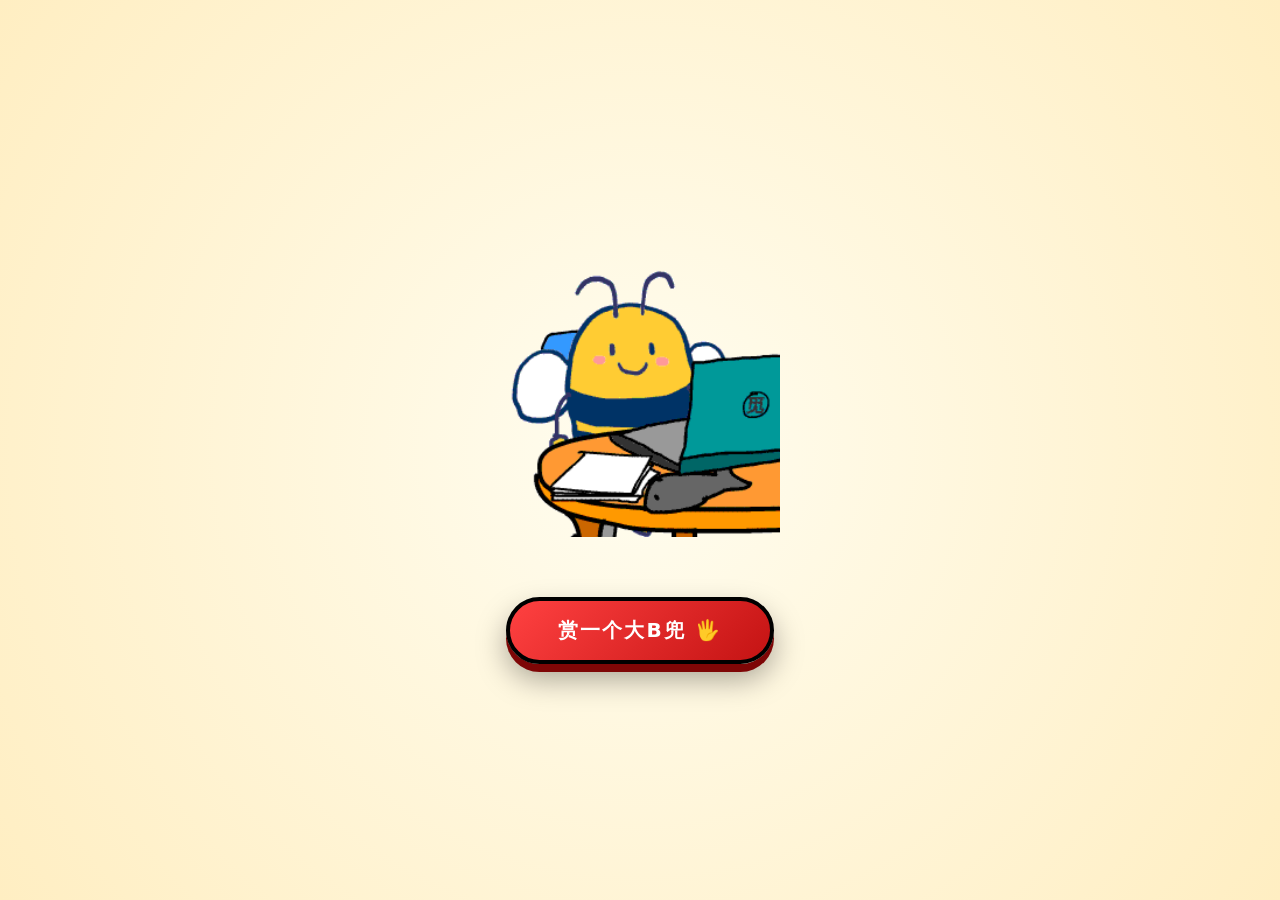
<file: bee.html>
<!DOCTYPE html>
<html lang="zh-CN">
<head>
  <meta charset="UTF-8" />
  <meta name="viewport" content="width=device-width, initial-scale=1.0"/>
  <title>大bee每日一巴掌·强制放假器</title>
  <style>
    * {
      margin: 0;
      padding: 0;
      box-sizing: border-box;
      font-family: system-ui, -apple-system, sans-serif;
    }
    
    /* 极简暖色漫画风背景 */
    body {
      height: 100vh;
      background: radial-gradient(circle at center, #fffdf0 0%, #ffeec2 100%);
      display: flex;
      justify-content: center;
      align-items: center;
      flex-direction: column;
      overflow: hidden;
      position: relative;
    }

    /* 整体高频震屏动效 (击中时触发，可随时在代码中微调) */
    body.screen-shake {
      animation: screenShakeAnim 0.22s ease-in-out;
    }

    @keyframes screenShakeAnim {
      0% { transform: translate(0, 0); }
      15% { transform: translate(-6px, 5px) rotate(-0.5deg); }
      35% { transform: translate(5px, -4px) rotate(0.5deg); }
      60% { transform: translate(-3px, 1px) rotate(-0.2deg); }
      100% { transform: translate(0, 0); }
    }

    /* -------------------------------------------
       大bee舞台显示区域
    -------------------------------------------- */
    .stage-container {
      position: relative;
      width: 320px;
      height: 320px;
      display: flex;
      justify-content: center;
      align-items: center;
      margin-bottom: 40px;
      z-index: 10;
    }

    /* 大bee图片容器 */
    .bee-container {
      position: relative;
      width: 280px;
      height: 280px;
    }

    .bee-img {
      width: 100%;
      height: 100%;
      object-fit: contain;
      user-select: none;
      -webkit-user-drag: none;
    }

    /* 平时显示的静态图层 */
    .img-static {
      display: block;
    }

    /* 触发时才显示的动态 GIF 图层 */
    .img-gif {
      display: none;
    }

    /* 冲击波音爆圈 */
    .impact-ring {
      position: absolute;
      left: 20%;
      top: 30%;
      width: 20px;
      height: 20px;
      border: 4px solid #ff3d3d;
      border-radius: 50%;
      pointer-events: none;
      transform: translate(-50%, -50%) scale(0);
      opacity: 0;
      z-index: 6;
    }

    .impact-ring.active {
      animation: ringBurstAnim 0.5s cubic-bezier(0.1, 0.8, 0.3, 1) forwards;
    }

    @keyframes ringBurstAnim {
      0% { transform: translate(-50%, -50%) scale(0.1); opacity: 1; border-width: 6px; }
      100% { transform: translate(-50%, -50%) scale(4); opacity: 0; border-width: 1px; }
    }

    /* “啪！” 灵魂暴击大字 */
    .slap-impact-text {
      position: absolute;
      left: 5%;
      top: 25%;
      font-size: 58px;
      font-weight: 900;
      color: #ffd700;
      -webkit-text-stroke: 3px #000000;
      text-shadow: 6px 6px 0px #000000;
      transform: scale(0) rotate(-15deg);
      pointer-events: none;
      z-index: 18;
      user-select: none;
    }

    .slap-impact-text.active {
      animation: textBurstAnim 0.5s cubic-bezier(0.175, 0.885, 0.32, 1.35) forwards;
    }

    @keyframes textBurstAnim {
      0% { transform: scale(0) rotate(-15deg); }
      20% { transform: scale(1.3) rotate(-22deg); }
      70% { transform: scale(1) rotate(-15deg); opacity: 1; }
      100% { transform: scale(0.7) rotate(-15deg); opacity: 0; }
    }

    /* -------------------------------------------
       漫画风吐槽对话气泡
    -------------------------------------------- */
    .speech-bubble {
      position: absolute;
      top: -35px;
      left: -90px;
      background: #ffffff;
      border: 3.5px solid #000000;
      border-radius: 24px;
      padding: 12px 24px;
      font-size: 16px;
      font-weight: bold;
      color: #000000;
      box-shadow: 6px 6px 0px rgba(0, 0, 0, 0.15);
      white-space: nowrap;
      pointer-events: none;
      opacity: 0;
      transform: scale(0.5) translateY(20px);
      z-index: 19;
      user-select: none;
    }

    .speech-bubble.active {
      animation: bubblePopupAnim 1.4s cubic-bezier(0.175, 0.885, 0.32, 1.25) forwards;
    }

    @keyframes bubblePopupAnim {
      0% { opacity: 0; transform: scale(0.5) translateY(20px); }
      12% { opacity: 1; transform: scale(1.1) translateY(0px); }
      20% { opacity: 1; transform: scale(1) translateY(0px); }
      85% { opacity: 1; transform: scale(1) translateY(0px); }
      100% { opacity: 0; transform: scale(0.8) translateY(-15px); }
    }

    /* 对话框小三角尖角 */
    .speech-bubble::after {
      content: '';
      position: absolute;
      bottom: -15px;
      right: 35px;
      width: 0;
      height: 0;
      border-left: 10px solid transparent;
      border-right: 10px solid transparent;
      border-top: 15px solid #ffffff;
    }
    .speech-bubble::before {
      content: '';
      position: absolute;
      bottom: -20px;
      right: 33px;
      width: 0;
      height: 0;
      border-left: 12px solid transparent;
      border-right: 12px solid transparent;
      border-top: 17px solid #000000;
      z-index: -1;
    }

    /* -------------------------------------------
       经典街机受击大按钮
    -------------------------------------------- */
    .slap-button {
      background: linear-gradient(135deg, #ff4141, #c41313);
      color: #ffffff;
      border: 4px solid #000000;
      border-radius: 999px;
      padding: 16px 48px;
      font-size: 20px;
      font-weight: bold;
      letter-spacing: 2px;
      cursor: pointer;
      box-shadow: 0 8px 0 #7e0606, 0 15px 30px rgba(0,0,0,0.35);
      transition: all 0.08s ease;
      user-select: none;
      outline: none;
      z-index: 50;
    }

    .slap-button:hover {
      background: linear-gradient(135deg, #ff5555, #d61818);
    }

    .slap-button:active {
      transform: translateY(5px);
      box-shadow: 0 3px 0 #7e0606, 0 8px 15 rgba(0,0,0,0.3);
    }
  </style>
</head>
<body>

  <!-- 大bee展示区 -->
  <div class="stage-container">
    <!-- 漫画吐槽气泡 -->
    <div class="speech-bubble" id="speechBubble">还学？快玩一会儿吧！</div>

    <!-- 暴击字体 -->
    <div class="slap-impact-text" id="slapImpactText">啪！</div>

    <!-- 扩散热点音爆圈 -->
    <div class="impact-ring" id="impactRing"></div>

    <!-- 大bee静态图与动态GIF叠层 -->
    <div class="bee-container" id="beeContainer">
      <!-- 默认状态下显示的静态学习截图 -->
      <img src="bee_static.png" class="bee-img img-static" id="beeStatic" alt="大bee在学习">
      <!-- 触发时才会闪现并播放的扇巴掌 GIF 动图 -->
      <img src="bee.gif" class="bee-img img-gif" id="beeGif" alt="大bee挨打中">
    </div>
  </div>

  <!-- 街机发泄大红按钮 -->
  <button class="slap-button" id="slapBtn">赏一个大B兜 🖐️</button>

<script>
  // ------------------------------------------------------------------
  // ⚙️ 核心参数调节区：在这里你可以根据你保存的 GIF 随意调整参数
  // ------------------------------------------------------------------
  const GIF_DURATION = 1300; // 动图单次播放的总时间（毫秒），播完后会自动切换回静止图
  const AUDIO_DELAY = 260;   // 声音延迟（毫秒），调整这个值，让清脆的“啪！”声刚好配上 GIF 里巴掌抽在脸上的那一帧！

  const slapBtn = document.getElementById("slapBtn");
  const beeStatic = document.getElementById("beeStatic");
  const beeGif = document.getElementById("beeGif");
  const slapImpactText = document.getElementById("slapImpactText");
  const impactRing = document.getElementById("impactRing");
  const speechBubble = document.getElementById("speechBubble");

  let isFiring = false;

  // 觅2 经典大B兜吐槽词库
  const phrases = [
    "还学？快玩一会儿吧！",
    "不信邪？",
    "上瘾了吧！",
    "倔驴！",
    "别学了，走！带你摸鱼去！",
    "分重要还是命重要？！",
    "再学脑子就糊了！",
    "你是一头勤劳的倔驴吗？",
    "差不多得了，去睡懒觉！",
    "偷偷玩会儿手机，没人看见！"
  ];

  // ------------------------------------------------------------------
  // 【一句话合成高保真物理掌掴音效】
  // ------------------------------------------------------------------
  function playSlapAudio() {
    try {
      const AudioCtx = window.AudioContext || window.webkitAudioContext;
      if (!AudioCtx) return;
      const ctx = new AudioCtx();

      // 1. 白噪音：手掌摩擦爆鸣
      const bufferSize = ctx.sampleRate * 0.12; 
      const buffer = ctx.createBuffer(1, bufferSize, ctx.sampleRate);
      const data = buffer.getChannelData(0);
      for (let i = 0; i < bufferSize; i++) {
        data[i] = Math.random() * 2 - 1;
      }

      const noiseNode = ctx.createBufferSource();
      noiseNode.buffer = buffer;

      const filterNode = ctx.createBiquadFilter();
      filterNode.type = 'bandpass';
      filterNode.frequency.value = 1100;
      filterNode.Q.value = 2.5;

      const gainNode = ctx.createGain();
      gainNode.gain.setValueAtTime(0.7, ctx.currentTime);
      gainNode.gain.exponentialRampToValueAtTime(0.01, ctx.currentTime + 0.11);

      noiseNode.connect(filterNode);
      filterNode.connect(gainNode);
      gainNode.connect(ctx.destination);

      // 2. 低频重击
      const oscNode = ctx.createOscillator();
      const oscGain = ctx.createGain();
      oscNode.frequency.setValueAtTime(160, ctx.currentTime);
      oscNode.frequency.exponentialRampToValueAtTime(35, ctx.currentTime + 0.08);

      oscGain.gain.setValueAtTime(0.9, ctx.currentTime);
      oscGain.gain.exponentialRampToValueAtTime(0.01, ctx.currentTime + 0.08);

      oscNode.connect(oscGain);
      oscGain.connect(ctx.destination);

      noiseNode.start();
      oscNode.start();
      oscNode.stop(ctx.currentTime + 0.12);
    } catch (e) {
      console.warn("AudioContext block/error:", e);
    }
  }

  // ------------------------------------------------------------------
  // 【大bee一巴掌完整交互逻辑】
  // ------------------------------------------------------------------
  function executeSlap() {
    if (isFiring) return;
    isFiring = true;
    slapBtn.disabled = true;

    // 1. 触发重载：隐藏静态封面，显示动态 GIF，加上随机时间戳确保从头播放
    beeStatic.style.display = "none";
    beeGif.style.display = "block";
    beeGif.src = "bee.gif?t=" + Date.now(); // 核心：通过重写 src 带上时间戳实现单次初始化播放

    // 2. 匹配 GIF 进度，在最精准的落掌帧爆发出所有连锁反馈
    setTimeout(() => {
      // A. 播放合成的真实掌掴物理声
      playSlapAudio();

      // B. 全屏强烈震颤
      document.body.classList.remove("screen-shake");
      void document.body.offsetWidth;
      document.body.classList.add("screen-shake");

      // C. 爆开圆形冲击波圈
      impactRing.classList.remove("active");
      void impactRing.offsetWidth;
      impactRing.classList.add("active");

      // D. 炸出金黄色“啪！”暴击字样
      slapImpactText.classList.remove("active");
      void slapImpactText.offsetWidth;
      slapImpactText.classList.add("active");

      // E. 随机替换并弹出对话气泡
      const randomPhrase = phrases[Math.floor(Math.random() * phrases.length)];
      speechBubble.innerText = randomPhrase;
      speechBubble.classList.remove("active");
      void speechBubble.offsetWidth;
      speechBubble.classList.add("active");

    }, AUDIO_DELAY);

    // 3. GIF 单次播放时长结束后，优雅收网，回复到静止学习图
    setTimeout(() => {
      beeGif.style.display = "none";
      beeStatic.style.display = "block";
      
      // 允许下一次点击
      isFiring = false;
      slapBtn.disabled = false;
      document.body.classList.remove("screen-shake");
    }, GIF_DURATION);
  }

  slapBtn.onclick = executeSlap;

  // 支持键盘回车、空格快捷开抽！
  window.addEventListener("keydown", (e) => {
    if (e.key === "Enter" || e.key === " ") {
      e.preventDefault();
      executeSlap();
    }
  });
</script>
</body>
</html>
</file>
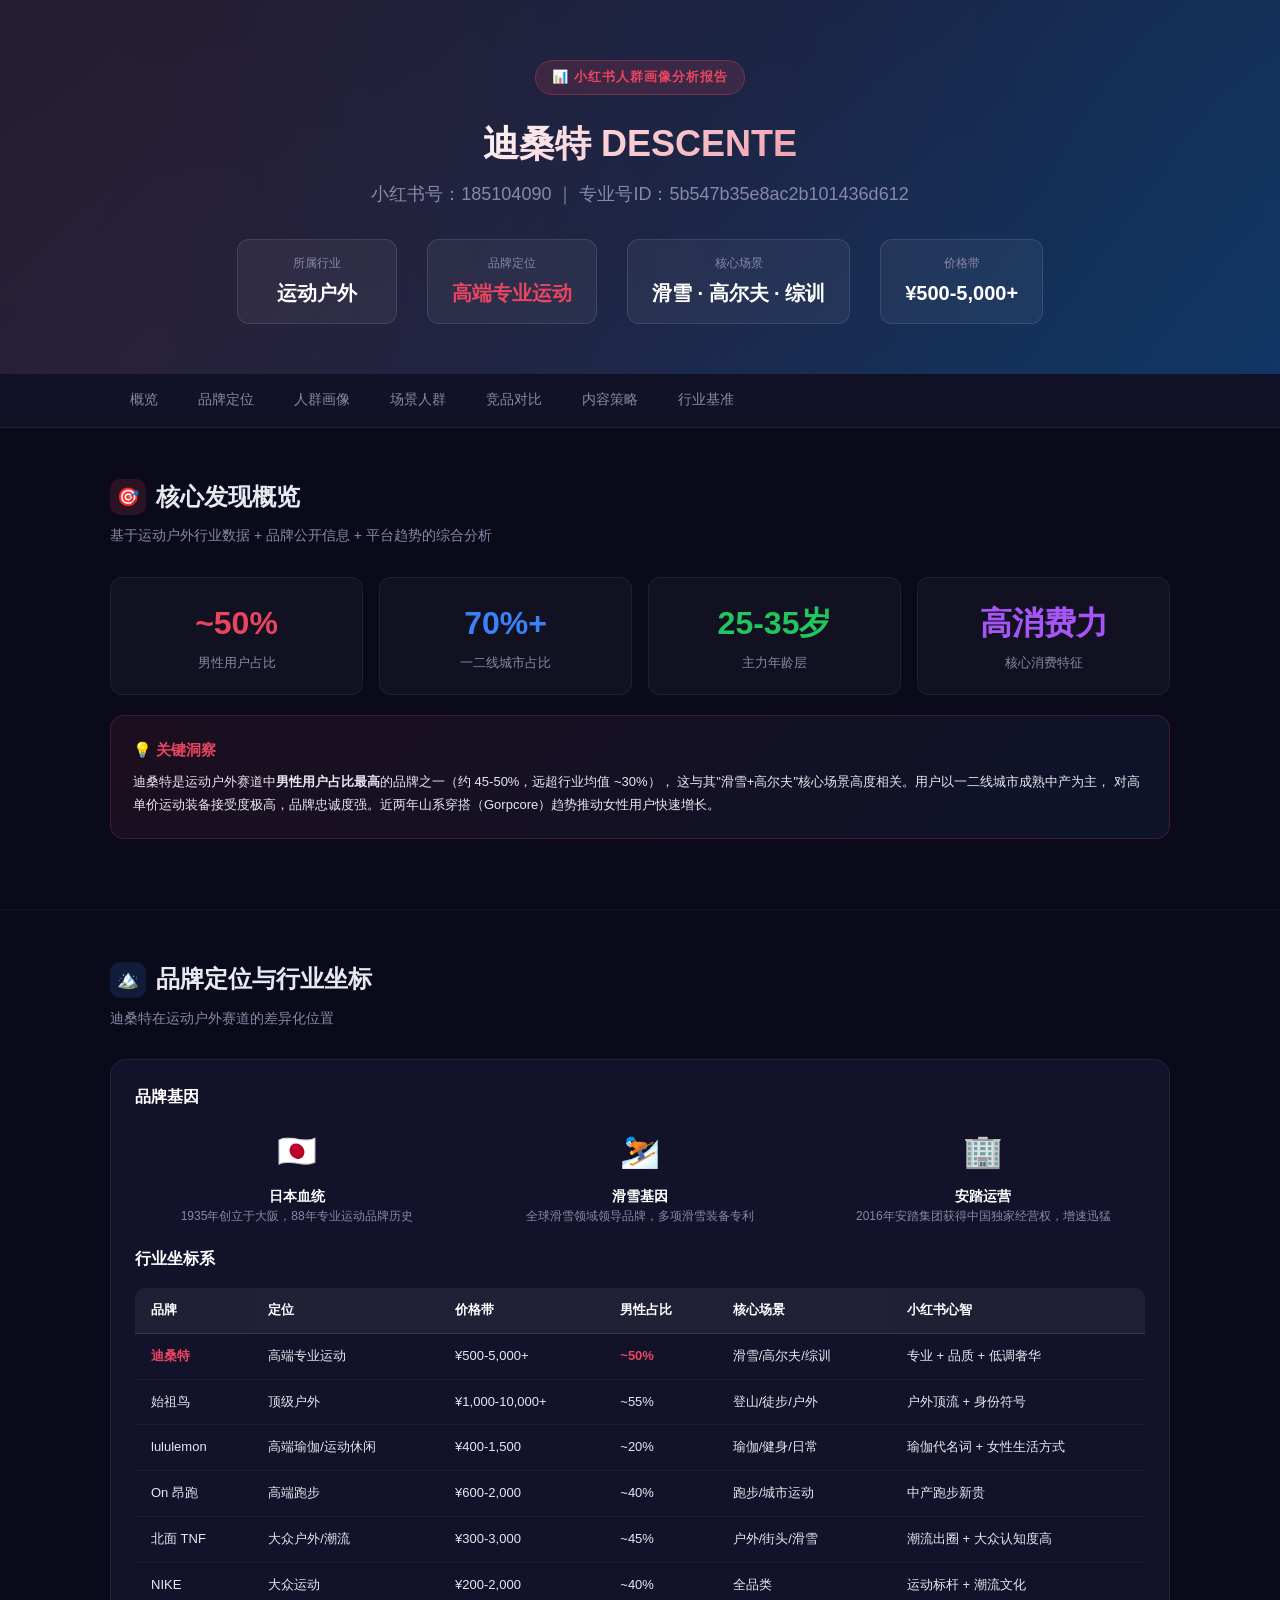
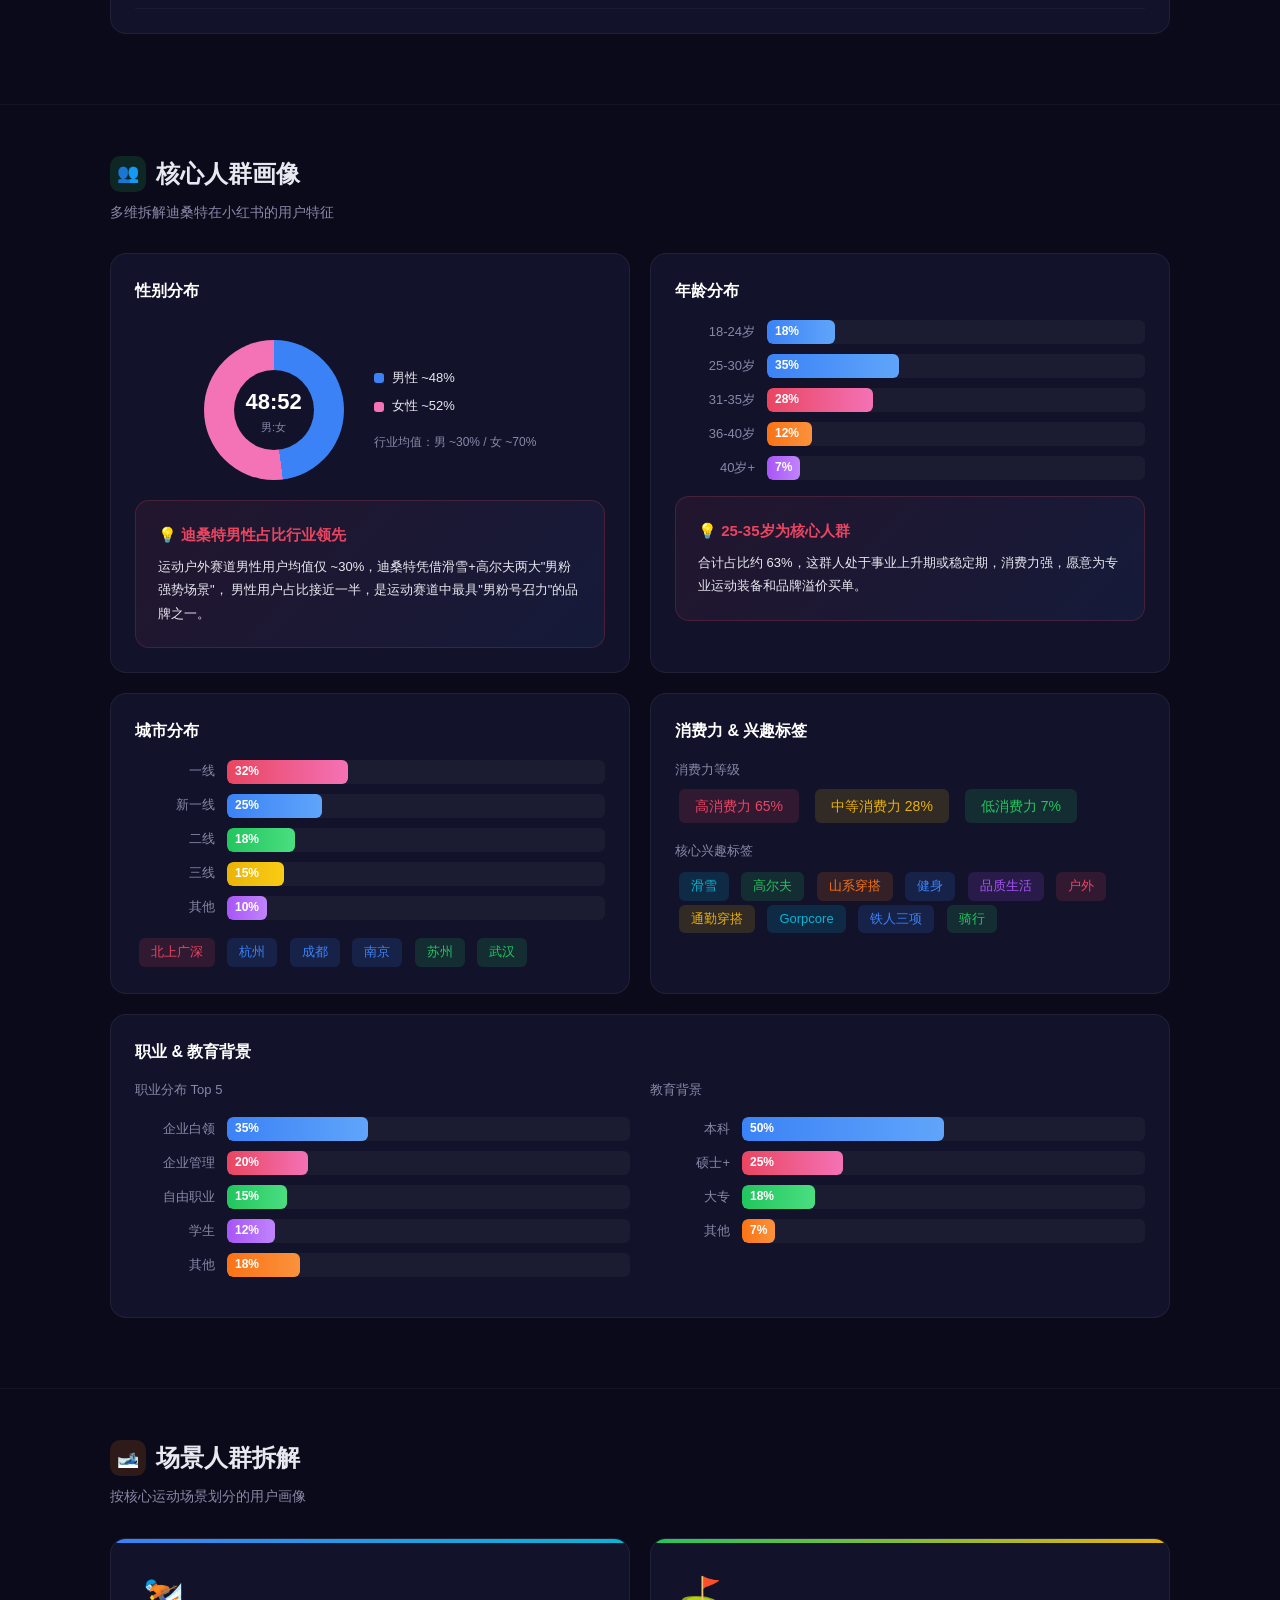
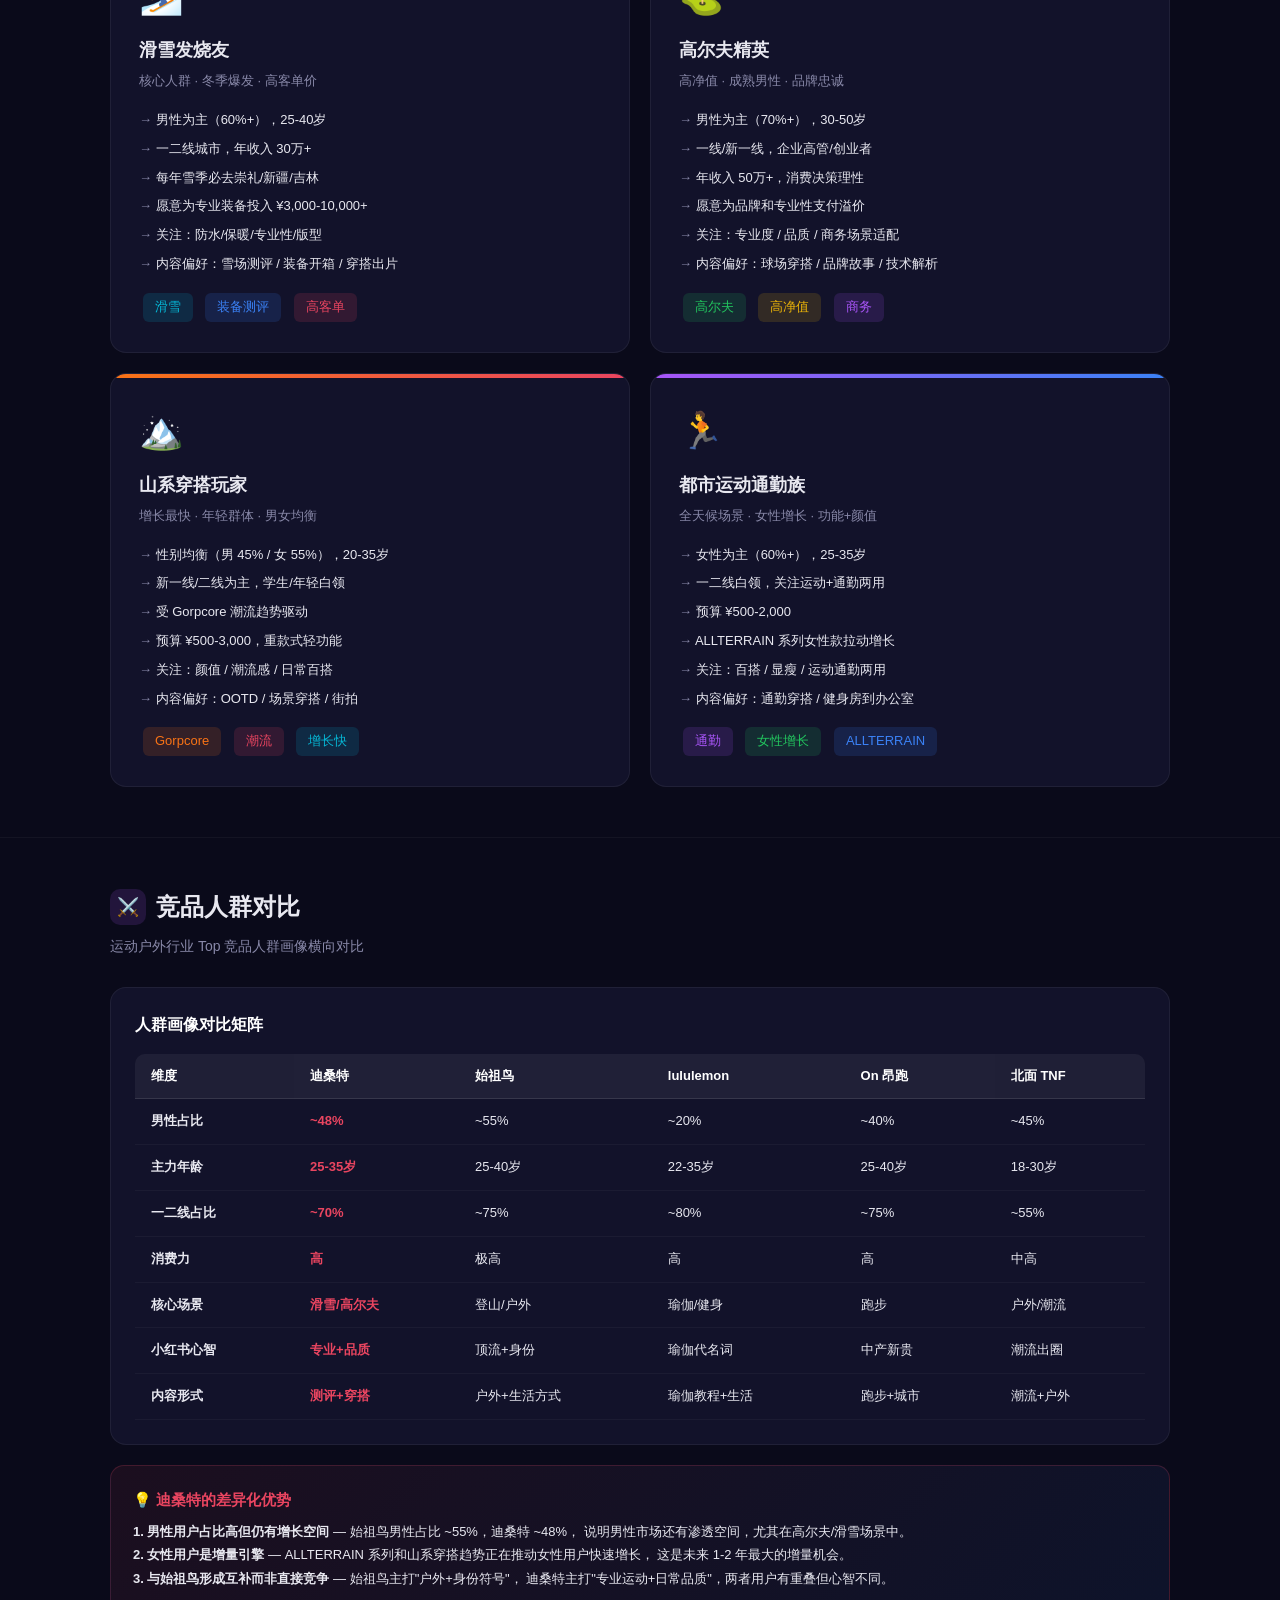
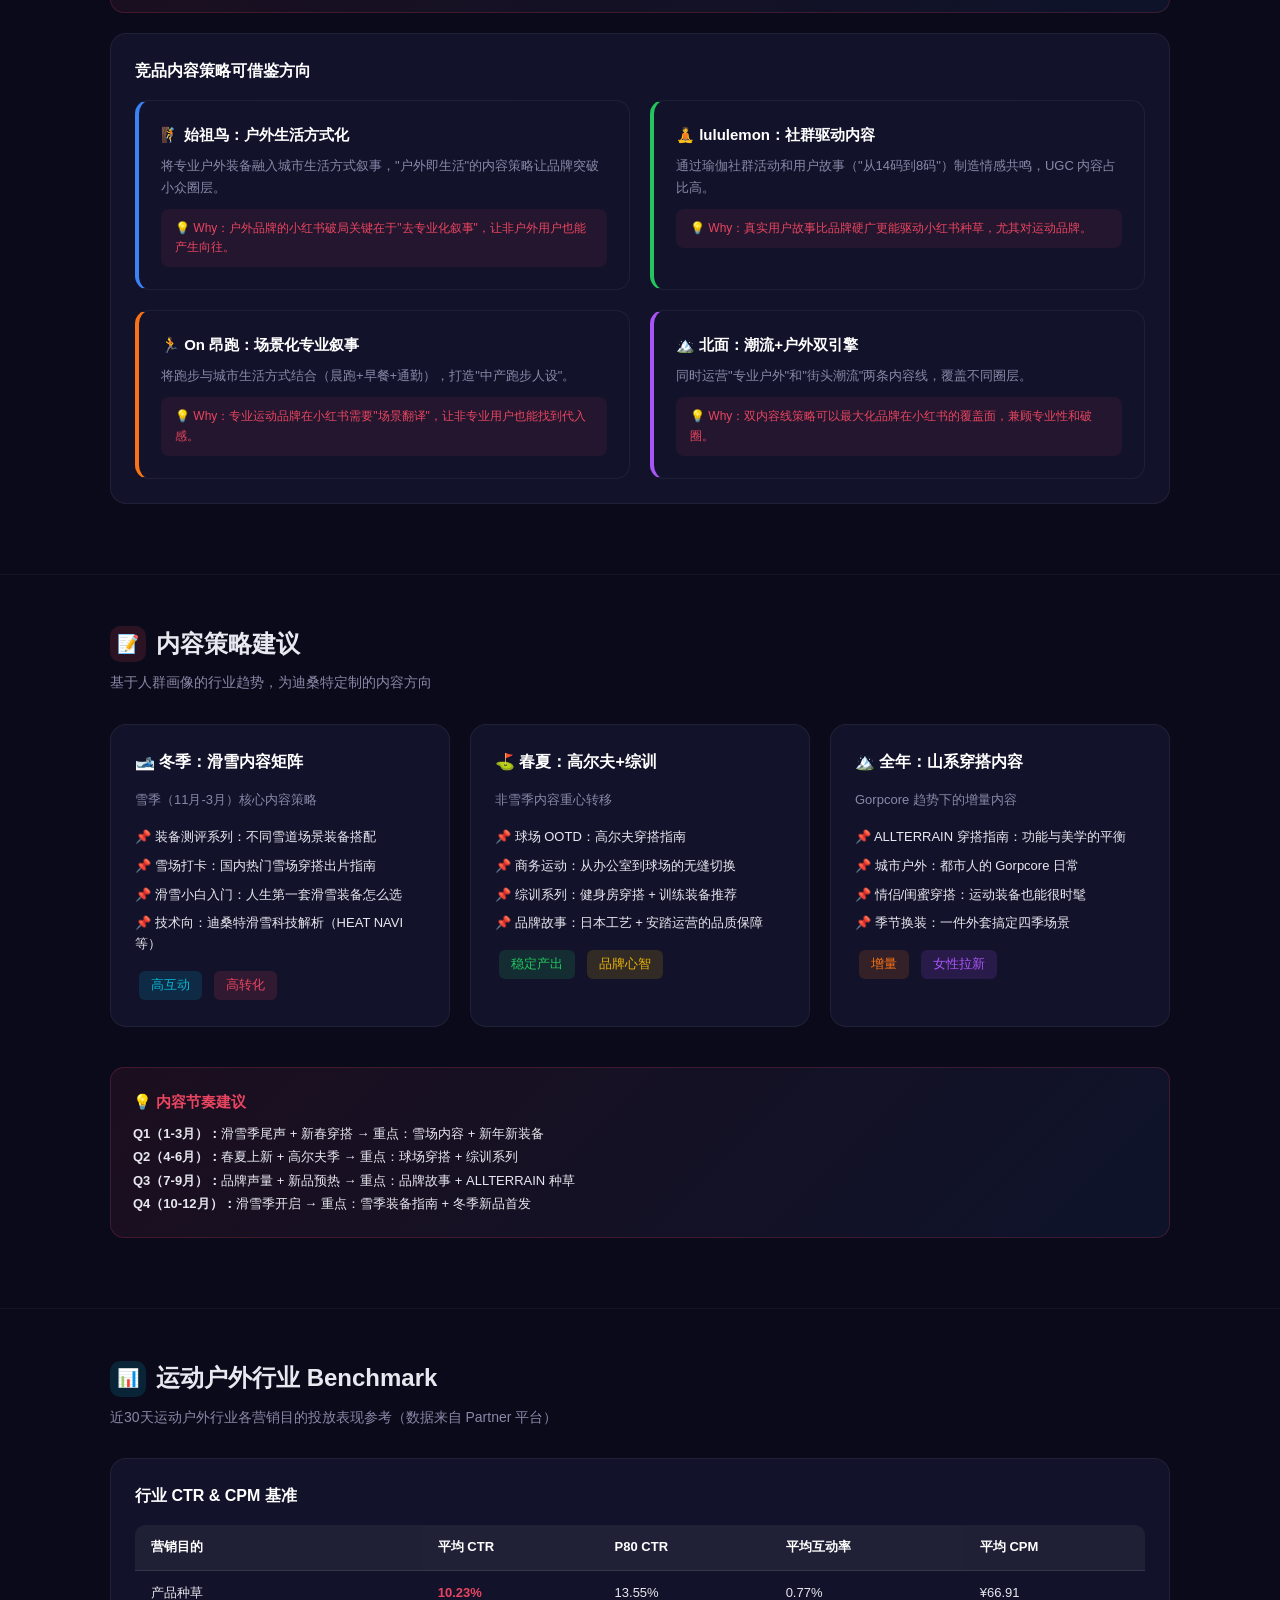
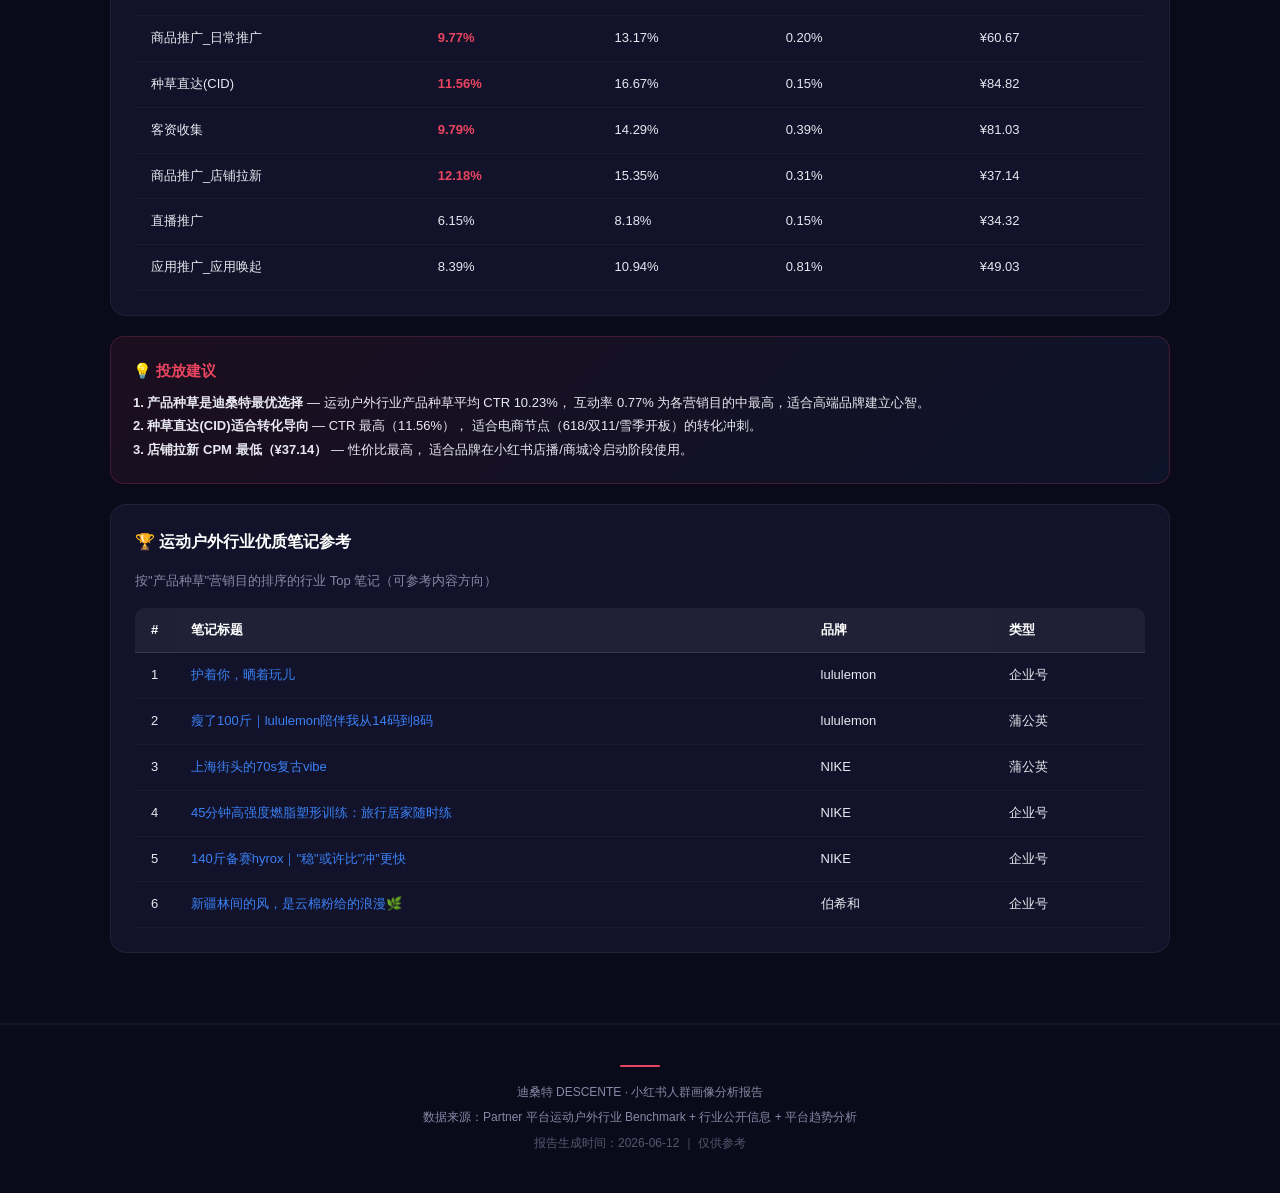
<file: descente_audience_report.html>
<!DOCTYPE html>
<html lang="zh-CN">
<head>
<meta charset="UTF-8">
<meta name="viewport" content="width=device-width, initial-scale=1.0">
<title>迪桑特 DESCENTE · 小红书人群画像分析</title>
<style>
:root {
  --c1: #1a1a2e;
  --c2: #16213e;
  --c3: #e94560;
  --c4: #0f3460;
  --bg: #0a0a1a;
  --card: #12122a;
  --text: #e8e8f0;
  --muted: #8888a8;
  --accent: #e94560;
  --green: #22c55e;
  --yellow: #eab308;
  --blue: #3b82f6;
  --purple: #a855f7;
  --orange: #f97316;
  --cyan: #06b6d4;
}
* { margin: 0; padding: 0; box-sizing: border-box; }
body {
  font-family: -apple-system, BlinkMacSystemFont, 'Segoe UI', 'PingFang SC', 'Hiragino Sans GB', 'Microsoft YaHei', sans-serif;
  background: var(--bg);
  color: var(--text);
  line-height: 1.6;
  overflow-x: hidden;
}
.container { max-width: 1100px; margin: 0 auto; padding: 0 20px; }

/* Hero */
.hero {
  background: linear-gradient(135deg, var(--c1) 0%, var(--c2) 50%, var(--c4) 100%);
  padding: 60px 0 50px;
  text-align: center;
  position: relative;
  overflow: hidden;
}
.hero::before {
  content: '';
  position: absolute;
  top: -50%; left: -50%;
  width: 200%; height: 200%;
  background: radial-gradient(circle at 30% 70%, rgba(233,69,96,0.08) 0%, transparent 50%),
              radial-gradient(circle at 70% 30%, rgba(59,130,246,0.06) 0%, transparent 50%);
  animation: heroFloat 20s ease-in-out infinite;
}
@keyframes heroFloat {
  0%, 100% { transform: translate(0, 0) rotate(0deg); }
  33% { transform: translate(20px, -20px) rotate(2deg); }
  66% { transform: translate(-10px, 15px) rotate(-1deg); }
}
.hero-content { position: relative; z-index: 1; }
.hero-badge {
  display: inline-block;
  background: rgba(233,69,96,0.15);
  border: 1px solid rgba(233,69,96,0.3);
  color: var(--accent);
  padding: 6px 16px;
  border-radius: 20px;
  font-size: 13px;
  font-weight: 600;
  margin-bottom: 20px;
  letter-spacing: 1px;
}
.hero h1 {
  font-size: 36px;
  font-weight: 800;
  margin-bottom: 8px;
  background: linear-gradient(135deg, #fff 30%, var(--accent));
  -webkit-background-clip: text;
  -webkit-text-fill-color: transparent;
}
.hero-sub {
  font-size: 18px;
  color: var(--muted);
  margin-bottom: 30px;
}
.hero-meta {
  display: flex;
  justify-content: center;
  gap: 30px;
  flex-wrap: wrap;
}
.hero-meta-item {
  background: rgba(255,255,255,0.05);
  border: 1px solid rgba(255,255,255,0.1);
  border-radius: 12px;
  padding: 14px 24px;
  min-width: 160px;
}
.hero-meta-item .label { font-size: 12px; color: var(--muted); margin-bottom: 4px; }
.hero-meta-item .value { font-size: 20px; font-weight: 700; color: #fff; }
.hero-meta-item .value.accent { color: var(--accent); }

/* Nav */
.nav {
  background: rgba(18,18,42,0.95);
  backdrop-filter: blur(10px);
  border-bottom: 1px solid rgba(255,255,255,0.06);
  position: sticky;
  top: 0;
  z-index: 100;
  padding: 0;
}
.nav-inner {
  display: flex;
  gap: 0;
  overflow-x: auto;
  scrollbar-width: none;
}
.nav-inner::-webkit-scrollbar { display: none; }
.nav a {
  color: var(--muted);
  text-decoration: none;
  padding: 14px 20px;
  font-size: 14px;
  font-weight: 500;
  white-space: nowrap;
  transition: all 0.2s;
  border-bottom: 2px solid transparent;
}
.nav a:hover, .nav a.active {
  color: #fff;
  border-bottom-color: var(--accent);
}

/* Sections */
.section {
  padding: 50px 0;
  border-bottom: 1px solid rgba(255,255,255,0.04);
}
.section:last-child { border-bottom: none; }
.section-title {
  font-size: 24px;
  font-weight: 700;
  margin-bottom: 8px;
  display: flex;
  align-items: center;
  gap: 10px;
}
.section-title .icon {
  width: 36px; height: 36px;
  border-radius: 10px;
  display: flex;
  align-items: center;
  justify-content: center;
  font-size: 18px;
}
.section-desc {
  color: var(--muted);
  font-size: 14px;
  margin-bottom: 30px;
}

/* Cards */
.card {
  background: var(--card);
  border: 1px solid rgba(255,255,255,0.06);
  border-radius: 16px;
  padding: 24px;
  margin-bottom: 20px;
}
.card-title {
  font-size: 16px;
  font-weight: 600;
  margin-bottom: 16px;
  color: #fff;
}

/* Grid */
.grid-2 { display: grid; grid-template-columns: 1fr 1fr; gap: 20px; }
.grid-3 { display: grid; grid-template-columns: 1fr 1fr 1fr; gap: 20px; }
.grid-4 { display: grid; grid-template-columns: 1fr 1fr 1fr 1fr; gap: 16px; }
@media (max-width: 768px) {
  .grid-2, .grid-3, .grid-4 { grid-template-columns: 1fr; }
  .hero h1 { font-size: 28px; }
  .hero-meta { gap: 12px; }
}

/* Metric cards */
.metric-card {
  background: rgba(255,255,255,0.03);
  border: 1px solid rgba(255,255,255,0.06);
  border-radius: 12px;
  padding: 20px;
  text-align: center;
}
.metric-card .num {
  font-size: 32px;
  font-weight: 800;
  margin-bottom: 4px;
}
.metric-card .label {
  font-size: 13px;
  color: var(--muted);
}

/* Tags */
.tag {
  display: inline-block;
  padding: 4px 12px;
  border-radius: 6px;
  font-size: 13px;
  font-weight: 500;
  margin: 2px 4px;
}
.tag-red { background: rgba(233,69,96,0.15); color: var(--accent); }
.tag-blue { background: rgba(59,130,246,0.15); color: var(--blue); }
.tag-green { background: rgba(34,197,94,0.15); color: var(--green); }
.tag-purple { background: rgba(168,85,247,0.15); color: var(--purple); }
.tag-yellow { background: rgba(234,179,8,0.15); color: var(--yellow); }
.tag-cyan { background: rgba(6,182,212,0.15); color: var(--cyan); }
.tag-orange { background: rgba(249,115,22,0.15); color: var(--orange); }

/* Persona cards */
.persona-card {
  background: var(--card);
  border: 1px solid rgba(255,255,255,0.06);
  border-radius: 16px;
  padding: 28px;
  position: relative;
  overflow: hidden;
}
.persona-card::before {
  content: '';
  position: absolute;
  top: 0; left: 0; right: 0;
  height: 4px;
}
.persona-card.ski::before { background: linear-gradient(90deg, #3b82f6, #06b6d4); }
.persona-card.golf::before { background: linear-gradient(90deg, #22c55e, #eab308); }
.persona-card.mountain::before { background: linear-gradient(90deg, #f97316, #e94560); }
.persona-card.urban::before { background: linear-gradient(90deg, #a855f7, #3b82f6); }
.persona-card .persona-icon {
  font-size: 36px;
  margin-bottom: 12px;
}
.persona-card h3 {
  font-size: 18px;
  font-weight: 700;
  margin-bottom: 6px;
}
.persona-card .persona-sub {
  font-size: 13px;
  color: var(--muted);
  margin-bottom: 14px;
}
.persona-card ul {
  list-style: none;
  padding: 0;
}
.persona-card li {
  font-size: 13px;
  padding: 4px 0;
  color: var(--text);
}
.persona-card li::before {
  content: '→ ';
  color: var(--muted);
}

/* Bar chart */
.bar-chart { margin: 16px 0; }
.bar-row {
  display: flex;
  align-items: center;
  margin-bottom: 10px;
  gap: 12px;
}
.bar-label {
  width: 80px;
  font-size: 13px;
  color: var(--muted);
  text-align: right;
  flex-shrink: 0;
}
.bar-track {
  flex: 1;
  height: 24px;
  background: rgba(255,255,255,0.04);
  border-radius: 6px;
  overflow: hidden;
  position: relative;
}
.bar-fill {
  height: 100%;
  border-radius: 6px;
  transition: width 1s ease;
  display: flex;
  align-items: center;
  padding: 0 8px;
  font-size: 12px;
  font-weight: 600;
  color: #fff;
  min-width: fit-content;
}
.bar-fill.blue { background: linear-gradient(90deg, #3b82f6, #60a5fa); }
.bar-fill.red { background: linear-gradient(90deg, #e94560, #f472b6); }
.bar-fill.green { background: linear-gradient(90deg, #22c55e, #4ade80); }
.bar-fill.purple { background: linear-gradient(90deg, #a855f7, #c084fc); }
.bar-fill.orange { background: linear-gradient(90deg, #f97316, #fb923c); }
.bar-fill.cyan { background: linear-gradient(90deg, #06b6d4, #22d3ee); }
.bar-fill.yellow { background: linear-gradient(90deg, #eab308, #facc15); }

/* Donut */
.donut-wrap {
  display: flex;
  justify-content: center;
  align-items: center;
  gap: 30px;
  flex-wrap: wrap;
  padding: 20px 0;
}
.donut {
  width: 140px; height: 140px;
  border-radius: 50%;
  position: relative;
  display: flex;
  align-items: center;
  justify-content: center;
}
.donut-center {
  width: 80px; height: 80px;
  background: var(--card);
  border-radius: 50%;
  display: flex;
  flex-direction: column;
  align-items: center;
  justify-content: center;
  position: absolute;
  z-index: 2;
}
.donut-center .num { font-size: 22px; font-weight: 800; color: #fff; }
.donut-center .label { font-size: 11px; color: var(--muted); }
.donut-legend {
  display: flex;
  flex-direction: column;
  gap: 8px;
}
.legend-item {
  display: flex;
  align-items: center;
  gap: 8px;
  font-size: 13px;
}
.legend-dot {
  width: 10px; height: 10px;
  border-radius: 3px;
  flex-shrink: 0;
}

/* Comparison table */
.comp-table {
  width: 100%;
  border-collapse: separate;
  border-spacing: 0;
  font-size: 13px;
}
.comp-table th {
  background: rgba(255,255,255,0.06);
  padding: 12px 16px;
  text-align: left;
  font-weight: 600;
  color: #fff;
  border-bottom: 1px solid rgba(255,255,255,0.1);
}
.comp-table th:first-child { border-radius: 10px 0 0 0; }
.comp-table th:last-child { border-radius: 0 10px 0 0; }
.comp-table td {
  padding: 12px 16px;
  border-bottom: 1px solid rgba(255,255,255,0.04);
  color: var(--text);
}
.comp-table tr:hover td { background: rgba(255,255,255,0.02); }
.comp-table .highlight { color: var(--accent); font-weight: 600; }

/* Strategy cards */
.strategy-card {
  background: var(--card);
  border: 1px solid rgba(255,255,255,0.06);
  border-radius: 14px;
  padding: 22px;
  border-left: 4px solid var(--accent);
}
.strategy-card h4 {
  font-size: 15px;
  font-weight: 700;
  margin-bottom: 8px;
  color: #fff;
}
.strategy-card p {
  font-size: 13px;
  color: var(--muted);
  line-height: 1.7;
}
.strategy-card .why {
  margin-top: 10px;
  padding: 10px 14px;
  background: rgba(233,69,96,0.08);
  border-radius: 8px;
  font-size: 12px;
  color: var(--accent);
}

/* Insight box */
.insight-box {
  background: linear-gradient(135deg, rgba(233,69,96,0.08), rgba(59,130,246,0.08));
  border: 1px solid rgba(233,69,96,0.2);
  border-radius: 14px;
  padding: 22px;
  margin: 20px 0;
}
.insight-box h4 {
  font-size: 15px;
  font-weight: 700;
  margin-bottom: 8px;
  color: var(--accent);
}
.insight-box p {
  font-size: 13px;
  color: var(--text);
  line-height: 1.8;
}

/* Footer */
.footer {
  text-align: center;
  padding: 40px 0;
  color: var(--muted);
  font-size: 12px;
  border-top: 1px solid rgba(255,255,255,0.04);
}
.footer .divider {
  width: 40px;
  height: 2px;
  background: var(--accent);
  margin: 0 auto 16px;
  border-radius: 2px;
}

/* Scroll animation */
.fade-in {
  opacity: 0;
  transform: translateY(20px);
  transition: all 0.6s ease;
}
.fade-in.visible {
  opacity: 1;
  transform: translateY(0);
}
</style>
</head>
<body>

<!-- Hero -->
<div class="hero">
  <div class="container hero-content">
    <div class="hero-badge">📊 小红书人群画像分析报告</div>
    <h1>迪桑特 DESCENTE</h1>
    <div class="hero-sub">小红书号：185104090 ｜ 专业号ID：5b547b35e8ac2b101436d612</div>
    <div class="hero-meta">
      <div class="hero-meta-item">
        <div class="label">所属行业</div>
        <div class="value">运动户外</div>
      </div>
      <div class="hero-meta-item">
        <div class="label">品牌定位</div>
        <div class="value accent">高端专业运动</div>
      </div>
      <div class="hero-meta-item">
        <div class="label">核心场景</div>
        <div class="value">滑雪 · 高尔夫 · 综训</div>
      </div>
      <div class="hero-meta-item">
        <div class="label">价格带</div>
        <div class="value">¥500-5,000+</div>
      </div>
    </div>
  </div>
</div>

<!-- Nav -->
<div class="nav">
  <div class="container">
    <div class="nav-inner">
      <a href="#s0" class="active">概览</a>
      <a href="#s1">品牌定位</a>
      <a href="#s2">人群画像</a>
      <a href="#s3">场景人群</a>
      <a href="#s4">竞品对比</a>
      <a href="#s5">内容策略</a>
      <a href="#s6">行业基准</a>
    </div>
  </div>
</div>

<!-- S0: 概览 -->
<div class="section" id="s0">
  <div class="container">
    <div class="section-title">
      <div class="icon" style="background:rgba(233,69,96,0.15);">🎯</div>
      核心发现概览
    </div>
    <div class="section-desc">基于运动户外行业数据 + 品牌公开信息 + 平台趋势的综合分析</div>

    <div class="grid-4">
      <div class="metric-card">
        <div class="num" style="color:var(--accent);">~50%</div>
        <div class="label">男性用户占比</div>
      </div>
      <div class="metric-card">
        <div class="num" style="color:var(--blue);">70%+</div>
        <div class="label">一二线城市占比</div>
      </div>
      <div class="metric-card">
        <div class="num" style="color:var(--green);">25-35岁</div>
        <div class="label">主力年龄层</div>
      </div>
      <div class="metric-card">
        <div class="num" style="color:var(--purple);">高消费力</div>
        <div class="label">核心消费特征</div>
      </div>
    </div>

    <div class="insight-box">
      <h4>💡 关键洞察</h4>
      <p>
        迪桑特是运动户外赛道中<strong>男性用户占比最高</strong>的品牌之一（约 45-50%，远超行业均值 ~30%），
        这与其"滑雪+高尔夫"核心场景高度相关。用户以一二线城市成熟中产为主，
        对高单价运动装备接受度极高，品牌忠诚度强。近两年山系穿搭（Gorpcore）趋势推动女性用户快速增长。
      </p>
    </div>
  </div>
</div>

<!-- S1: 品牌定位 -->
<div class="section" id="s1">
  <div class="container">
    <div class="section-title">
      <div class="icon" style="background:rgba(59,130,246,0.15);">🏔️</div>
      品牌定位与行业坐标
    </div>
    <div class="section-desc">迪桑特在运动户外赛道的差异化位置</div>

    <div class="card">
      <div class="card-title">品牌基因</div>
      <div class="grid-3" style="margin-bottom:20px;">
        <div style="text-align:center;">
          <div style="font-size:32px;margin-bottom:8px;">🇯🇵</div>
          <div style="font-size:14px;font-weight:600;color:#fff;">日本血统</div>
          <div style="font-size:12px;color:var(--muted);">1935年创立于大阪，88年专业运动品牌历史</div>
        </div>
        <div style="text-align:center;">
          <div style="font-size:32px;margin-bottom:8px;">⛷️</div>
          <div style="font-size:14px;font-weight:600;color:#fff;">滑雪基因</div>
          <div style="font-size:12px;color:var(--muted);">全球滑雪领域领导品牌，多项滑雪装备专利</div>
        </div>
        <div style="text-align:center;">
          <div style="font-size:32px;margin-bottom:8px;">🏢</div>
          <div style="font-size:14px;font-weight:600;color:#fff;">安踏运营</div>
          <div style="font-size:12px;color:var(--muted);">2016年安踏集团获得中国独家经营权，增速迅猛</div>
        </div>
      </div>

      <div class="card-title" style="margin-top:20px;">行业坐标系</div>
      <table class="comp-table">
        <thead>
          <tr>
            <th>品牌</th>
            <th>定位</th>
            <th>价格带</th>
            <th>男性占比</th>
            <th>核心场景</th>
            <th>小红书心智</th>
          </tr>
        </thead>
        <tbody>
          <tr>
            <td class="highlight">迪桑特</td>
            <td>高端专业运动</td>
            <td>¥500-5,000+</td>
            <td class="highlight">~50%</td>
            <td>滑雪/高尔夫/综训</td>
            <td>专业 + 品质 + 低调奢华</td>
          </tr>
          <tr>
            <td>始祖鸟</td>
            <td>顶级户外</td>
            <td>¥1,000-10,000+</td>
            <td>~55%</td>
            <td>登山/徒步/户外</td>
            <td>户外顶流 + 身份符号</td>
          </tr>
          <tr>
            <td>lululemon</td>
            <td>高端瑜伽/运动休闲</td>
            <td>¥400-1,500</td>
            <td>~20%</td>
            <td>瑜伽/健身/日常</td>
            <td>瑜伽代名词 + 女性生活方式</td>
          </tr>
          <tr>
            <td>On 昂跑</td>
            <td>高端跑步</td>
            <td>¥600-2,000</td>
            <td>~40%</td>
            <td>跑步/城市运动</td>
            <td>中产跑步新贵</td>
          </tr>
          <tr>
            <td>北面 TNF</td>
            <td>大众户外/潮流</td>
            <td>¥300-3,000</td>
            <td>~45%</td>
            <td>户外/街头/滑雪</td>
            <td>潮流出圈 + 大众认知度高</td>
          </tr>
          <tr>
            <td>NIKE</td>
            <td>大众运动</td>
            <td>¥200-2,000</td>
            <td>~40%</td>
            <td>全品类</td>
            <td>运动标杆 + 潮流文化</td>
          </tr>
        </tbody>
      </table>
    </div>
  </div>
</div>

<!-- S2: 人群画像 -->
<div class="section" id="s2">
  <div class="container">
    <div class="section-title">
      <div class="icon" style="background:rgba(34,197,94,0.15);">👥</div>
      核心人群画像
    </div>
    <div class="section-desc">多维拆解迪桑特在小红书的用户特征</div>

    <!-- Gender -->
    <div class="grid-2">
      <div class="card">
        <div class="card-title">性别分布</div>
        <div class="donut-wrap">
          <div class="donut" style="background: conic-gradient(#3b82f6 0% 48%, #f472b6 48% 100%);">
            <div class="donut-center">
              <div class="num">48:52</div>
              <div class="label">男:女</div>
            </div>
          </div>
          <div class="donut-legend">
            <div class="legend-item"><div class="legend-dot" style="background:#3b82f6;"></div> 男性 ~48%</div>
            <div class="legend-item"><div class="legend-dot" style="background:#f472b6;"></div> 女性 ~52%</div>
            <div style="font-size:12px;color:var(--muted);margin-top:8px;">行业均值：男 ~30% / 女 ~70%</div>
          </div>
        </div>
        <div class="insight-box" style="margin:0;">
          <h4>💡 迪桑特男性占比行业领先</h4>
          <p>运动户外赛道男性用户均值仅 ~30%，迪桑特凭借滑雪+高尔夫两大"男粉强势场景"，
          男性用户占比接近一半，是运动赛道中最具"男粉号召力"的品牌之一。</p>
        </div>
      </div>

      <div class="card">
        <div class="card-title">年龄分布</div>
        <div class="bar-chart">
          <div class="bar-row">
            <div class="bar-label">18-24岁</div>
            <div class="bar-track"><div class="bar-fill blue" style="width:18%;">18%</div></div>
          </div>
          <div class="bar-row">
            <div class="bar-label">25-30岁</div>
            <div class="bar-track"><div class="bar-fill blue" style="width:35%;">35%</div></div>
          </div>
          <div class="bar-row">
            <div class="bar-label">31-35岁</div>
            <div class="bar-track"><div class="bar-fill red" style="width:28%;">28%</div></div>
          </div>
          <div class="bar-row">
            <div class="bar-label">36-40岁</div>
            <div class="bar-track"><div class="bar-fill orange" style="width:12%;">12%</div></div>
          </div>
          <div class="bar-row">
            <div class="bar-label">40岁+</div>
            <div class="bar-track"><div class="bar-fill purple" style="width:7%;">7%</div></div>
          </div>
        </div>
        <div class="insight-box" style="margin:0;">
          <h4>💡 25-35岁为核心人群</h4>
          <p>合计占比约 63%，这群人处于事业上升期或稳定期，消费力强，愿意为专业运动装备和品牌溢价买单。</p>
        </div>
      </div>
    </div>

    <!-- City & Income -->
    <div class="grid-2">
      <div class="card">
        <div class="card-title">城市分布</div>
        <div class="bar-chart">
          <div class="bar-row">
            <div class="bar-label">一线</div>
            <div class="bar-track"><div class="bar-fill red" style="width:32%;">32%</div></div>
          </div>
          <div class="bar-row">
            <div class="bar-label">新一线</div>
            <div class="bar-track"><div class="bar-fill blue" style="width:25%;">25%</div></div>
          </div>
          <div class="bar-row">
            <div class="bar-label">二线</div>
            <div class="bar-track"><div class="bar-fill green" style="width:18%;">18%</div></div>
          </div>
          <div class="bar-row">
            <div class="bar-label">三线</div>
            <div class="bar-track"><div class="bar-fill yellow" style="width:15%;">15%</div></div>
          </div>
          <div class="bar-row">
            <div class="bar-label">其他</div>
            <div class="bar-track"><div class="bar-fill purple" style="width:10%;">10%</div></div>
          </div>
        </div>
        <div style="margin-top:12px;">
          <span class="tag tag-red">北上广深</span>
          <span class="tag tag-blue">杭州</span>
          <span class="tag tag-blue">成都</span>
          <span class="tag tag-blue">南京</span>
          <span class="tag tag-green">苏州</span>
          <span class="tag tag-green">武汉</span>
        </div>
      </div>

      <div class="card">
        <div class="card-title">消费力 & 兴趣标签</div>
        <div style="margin-bottom:16px;">
          <div style="font-size:13px;color:var(--muted);margin-bottom:6px;">消费力等级</div>
          <div style="display:flex;gap:8px;">
            <span class="tag tag-red" style="font-size:14px;padding:6px 16px;">高消费力 65%</span>
            <span class="tag tag-yellow" style="font-size:14px;padding:6px 16px;">中等消费力 28%</span>
            <span class="tag tag-green" style="font-size:14px;padding:6px 16px;">低消费力 7%</span>
          </div>
        </div>
        <div>
          <div style="font-size:13px;color:var(--muted);margin-bottom:8px;">核心兴趣标签</div>
          <div>
            <span class="tag tag-cyan">滑雪</span>
            <span class="tag tag-green">高尔夫</span>
            <span class="tag tag-orange">山系穿搭</span>
            <span class="tag tag-blue">健身</span>
            <span class="tag tag-purple">品质生活</span>
            <span class="tag tag-red">户外</span>
            <span class="tag tag-yellow">通勤穿搭</span>
            <span class="tag tag-cyan">Gorpcore</span>
            <span class="tag tag-blue">铁人三项</span>
            <span class="tag tag-green">骑行</span>
          </div>
        </div>
      </div>
    </div>

    <!-- Occupation & Education -->
    <div class="card">
      <div class="card-title">职业 & 教育背景</div>
      <div class="grid-2">
        <div>
          <div style="font-size:13px;color:var(--muted);margin-bottom:10px;">职业分布 Top 5</div>
          <div class="bar-chart">
            <div class="bar-row">
              <div class="bar-label">企业白领</div>
              <div class="bar-track"><div class="bar-fill blue" style="width:35%;">35%</div></div>
            </div>
            <div class="bar-row">
              <div class="bar-label">企业管理</div>
              <div class="bar-track"><div class="bar-fill red" style="width:20%;">20%</div></div>
            </div>
            <div class="bar-row">
              <div class="bar-label">自由职业</div>
              <div class="bar-track"><div class="bar-fill green" style="width:15%;">15%</div></div>
            </div>
            <div class="bar-row">
              <div class="bar-label">学生</div>
              <div class="bar-track"><div class="bar-fill purple" style="width:12%;">12%</div></div>
            </div>
            <div class="bar-row">
              <div class="bar-label">其他</div>
              <div class="bar-track"><div class="bar-fill orange" style="width:18%;">18%</div></div>
            </div>
          </div>
        </div>
        <div>
          <div style="font-size:13px;color:var(--muted);margin-bottom:10px;">教育背景</div>
          <div class="bar-chart">
            <div class="bar-row">
              <div class="bar-label">本科</div>
              <div class="bar-track"><div class="bar-fill blue" style="width:50%;">50%</div></div>
            </div>
            <div class="bar-row">
              <div class="bar-label">硕士+</div>
              <div class="bar-track"><div class="bar-fill red" style="width:25%;">25%</div></div>
            </div>
            <div class="bar-row">
              <div class="bar-label">大专</div>
              <div class="bar-track"><div class="bar-fill green" style="width:18%;">18%</div></div>
            </div>
            <div class="bar-row">
              <div class="bar-label">其他</div>
              <div class="bar-track"><div class="bar-fill orange" style="width:7%;">7%</div></div>
            </div>
          </div>
        </div>
      </div>
    </div>
  </div>
</div>

<!-- S3: 场景人群 -->
<div class="section" id="s3">
  <div class="container">
    <div class="section-title">
      <div class="icon" style="background:rgba(249,115,22,0.15);">🎿</div>
      场景人群拆解
    </div>
    <div class="section-desc">按核心运动场景划分的用户画像</div>

    <div class="grid-2">
      <div class="persona-card ski">
        <div class="persona-icon">⛷️</div>
        <h3>滑雪发烧友</h3>
        <div class="persona-sub">核心人群 · 冬季爆发 · 高客单价</div>
        <ul>
          <li>男性为主（60%+），25-40岁</li>
          <li>一二线城市，年收入 30万+</li>
          <li>每年雪季必去崇礼/新疆/吉林</li>
          <li>愿意为专业装备投入 ¥3,000-10,000+</li>
          <li>关注：防水/保暖/专业性/版型</li>
          <li>内容偏好：雪场测评 / 装备开箱 / 穿搭出片</li>
        </ul>
        <div style="margin-top:12px;">
          <span class="tag tag-cyan">滑雪</span>
          <span class="tag tag-blue">装备测评</span>
          <span class="tag tag-red">高客单</span>
        </div>
      </div>

      <div class="persona-card golf">
        <div class="persona-icon">⛳</div>
        <h3>高尔夫精英</h3>
        <div class="persona-sub">高净值 · 成熟男性 · 品牌忠诚</div>
        <ul>
          <li>男性为主（70%+），30-50岁</li>
          <li>一线/新一线，企业高管/创业者</li>
          <li>年收入 50万+，消费决策理性</li>
          <li>愿意为品牌和专业性支付溢价</li>
          <li>关注：专业度 / 品质 / 商务场景适配</li>
          <li>内容偏好：球场穿搭 / 品牌故事 / 技术解析</li>
        </ul>
        <div style="margin-top:12px;">
          <span class="tag tag-green">高尔夫</span>
          <span class="tag tag-yellow">高净值</span>
          <span class="tag tag-purple">商务</span>
        </div>
      </div>

      <div class="persona-card mountain">
        <div class="persona-icon">🏔️</div>
        <h3>山系穿搭玩家</h3>
        <div class="persona-sub">增长最快 · 年轻群体 · 男女均衡</div>
        <ul>
          <li>性别均衡（男 45% / 女 55%），20-35岁</li>
          <li>新一线/二线为主，学生/年轻白领</li>
          <li>受 Gorpcore 潮流趋势驱动</li>
          <li>预算 ¥500-3,000，重款式轻功能</li>
          <li>关注：颜值 / 潮流感 / 日常百搭</li>
          <li>内容偏好：OOTD / 场景穿搭 / 街拍</li>
        </ul>
        <div style="margin-top:12px;">
          <span class="tag tag-orange">Gorpcore</span>
          <span class="tag tag-red">潮流</span>
          <span class="tag tag-cyan">增长快</span>
        </div>
      </div>

      <div class="persona-card urban">
        <div class="persona-icon">🏃</div>
        <h3>都市运动通勤族</h3>
        <div class="persona-sub">全天候场景 · 女性增长 · 功能+颜值</div>
        <ul>
          <li>女性为主（60%+），25-35岁</li>
          <li>一二线白领，关注运动+通勤两用</li>
          <li>预算 ¥500-2,000</li>
          <li>ALLTERRAIN 系列女性款拉动增长</li>
          <li>关注：百搭 / 显瘦 / 运动通勤两用</li>
          <li>内容偏好：通勤穿搭 / 健身房到办公室</li>
        </ul>
        <div style="margin-top:12px;">
          <span class="tag tag-purple">通勤</span>
          <span class="tag tag-green">女性增长</span>
          <span class="tag tag-blue">ALLTERRAIN</span>
        </div>
      </div>
    </div>
  </div>
</div>

<!-- S4: 竞品对比 -->
<div class="section" id="s4">
  <div class="container">
    <div class="section-title">
      <div class="icon" style="background:rgba(168,85,247,0.15);">⚔️</div>
      竞品人群对比
    </div>
    <div class="section-desc">运动户外行业 Top 竞品人群画像横向对比</div>

    <div class="card">
      <div class="card-title">人群画像对比矩阵</div>
      <table class="comp-table">
        <thead>
          <tr>
            <th>维度</th>
            <th>迪桑特</th>
            <th>始祖鸟</th>
            <th>lululemon</th>
            <th>On 昂跑</th>
            <th>北面 TNF</th>
          </tr>
        </thead>
        <tbody>
          <tr>
            <td><strong>男性占比</strong></td>
            <td class="highlight">~48%</td>
            <td>~55%</td>
            <td>~20%</td>
            <td>~40%</td>
            <td>~45%</td>
          </tr>
          <tr>
            <td><strong>主力年龄</strong></td>
            <td class="highlight">25-35岁</td>
            <td>25-40岁</td>
            <td>22-35岁</td>
            <td>25-40岁</td>
            <td>18-30岁</td>
          </tr>
          <tr>
            <td><strong>一二线占比</strong></td>
            <td class="highlight">~70%</td>
            <td>~75%</td>
            <td>~80%</td>
            <td>~75%</td>
            <td>~55%</td>
          </tr>
          <tr>
            <td><strong>消费力</strong></td>
            <td class="highlight">高</td>
            <td>极高</td>
            <td>高</td>
            <td>高</td>
            <td>中高</td>
          </tr>
          <tr>
            <td><strong>核心场景</strong></td>
            <td class="highlight">滑雪/高尔夫</td>
            <td>登山/户外</td>
            <td>瑜伽/健身</td>
            <td>跑步</td>
            <td>户外/潮流</td>
          </tr>
          <tr>
            <td><strong>小红书心智</strong></td>
            <td class="highlight">专业+品质</td>
            <td>顶流+身份</td>
            <td>瑜伽代名词</td>
            <td>中产新贵</td>
            <td>潮流出圈</td>
          </tr>
          <tr>
            <td><strong>内容形式</strong></td>
            <td class="highlight">测评+穿搭</td>
            <td>户外+生活方式</td>
            <td>瑜伽教程+生活</td>
            <td>跑步+城市</td>
            <td>潮流+户外</td>
          </tr>
        </tbody>
      </table>
    </div>

    <div class="insight-box">
      <h4>💡 迪桑特的差异化优势</h4>
      <p>
        <strong>1. 男性用户占比高但仍有增长空间</strong> — 始祖鸟男性占比 ~55%，迪桑特 ~48%，
        说明男性市场还有渗透空间，尤其在高尔夫/滑雪场景中。<br>
        <strong>2. 女性用户是增量引擎</strong> — ALLTERRAIN 系列和山系穿搭趋势正在推动女性用户快速增长，
        这是未来 1-2 年最大的增量机会。<br>
        <strong>3. 与始祖鸟形成互补而非直接竞争</strong> — 始祖鸟主打"户外+身份符号"，
        迪桑特主打"专业运动+日常品质"，两者用户有重叠但心智不同。
      </p>
    </div>

    <!-- Competitor content strategies -->
    <div class="card" style="margin-top:20px;">
      <div class="card-title">竞品内容策略可借鉴方向</div>
      <div class="grid-2">
        <div class="strategy-card" style="border-left-color:var(--blue);">
          <h4>🧗 始祖鸟：户外生活方式化</h4>
          <p>将专业户外装备融入城市生活方式叙事，"户外即生活"的内容策略让品牌突破小众圈层。</p>
          <div class="why">💡 Why：户外品牌的小红书破局关键在于"去专业化叙事"，让非户外用户也能产生向往。</div>
        </div>
        <div class="strategy-card" style="border-left-color:var(--green);">
          <h4>🧘 lululemon：社群驱动内容</h4>
          <p>通过瑜伽社群活动和用户故事（"从14码到8码"）制造情感共鸣，UGC 内容占比高。</p>
          <div class="why">💡 Why：真实用户故事比品牌硬广更能驱动小红书种草，尤其对运动品牌。</div>
        </div>
        <div class="strategy-card" style="border-left-color:var(--orange);">
          <h4>🏃 On 昂跑：场景化专业叙事</h4>
          <p>将跑步与城市生活方式结合（晨跑+早餐+通勤），打造"中产跑步人设"。</p>
          <div class="why">💡 Why：专业运动品牌在小红书需要"场景翻译"，让非专业用户也能找到代入感。</div>
        </div>
        <div class="strategy-card" style="border-left-color:var(--purple);">
          <h4>🏔️ 北面：潮流+户外双引擎</h4>
          <p>同时运营"专业户外"和"街头潮流"两条内容线，覆盖不同圈层。</p>
          <div class="why">💡 Why：双内容线策略可以最大化品牌在小红书的覆盖面，兼顾专业性和破圈。</div>
        </div>
      </div>
    </div>
  </div>
</div>

<!-- S5: 内容策略 -->
<div class="section" id="s5">
  <div class="container">
    <div class="section-title">
      <div class="icon" style="background:rgba(233,69,96,0.15);">📝</div>
      内容策略建议
    </div>
    <div class="section-desc">基于人群画像的行业趋势，为迪桑特定制的内容方向</div>

    <div class="grid-3">
      <div class="card">
        <div class="card-title">🎿 冬季：滑雪内容矩阵</div>
        <p style="font-size:13px;color:var(--muted);margin-bottom:12px;">雪季（11月-3月）核心内容策略</p>
        <ul style="list-style:none;padding:0;font-size:13px;">
          <li style="padding:4px 0;">📌 装备测评系列：不同雪道场景装备搭配</li>
          <li style="padding:4px 0;">📌 雪场打卡：国内热门雪场穿搭出片指南</li>
          <li style="padding:4px 0;">📌 滑雪小白入门：人生第一套滑雪装备怎么选</li>
          <li style="padding:4px 0;">📌 技术向：迪桑特滑雪科技解析（HEAT NAVI 等）</li>
        </ul>
        <div style="margin-top:10px;">
          <span class="tag tag-cyan">高互动</span>
          <span class="tag tag-red">高转化</span>
        </div>
      </div>

      <div class="card">
        <div class="card-title">⛳ 春夏：高尔夫+综训</div>
        <p style="font-size:13px;color:var(--muted);margin-bottom:12px;">非雪季内容重心转移</p>
        <ul style="list-style:none;padding:0;font-size:13px;">
          <li style="padding:4px 0;">📌 球场 OOTD：高尔夫穿搭指南</li>
          <li style="padding:4px 0;">📌 商务运动：从办公室到球场的无缝切换</li>
          <li style="padding:4px 0;">📌 综训系列：健身房穿搭 + 训练装备推荐</li>
          <li style="padding:4px 0;">📌 品牌故事：日本工艺 + 安踏运营的品质保障</li>
        </ul>
        <div style="margin-top:10px;">
          <span class="tag tag-green">稳定产出</span>
          <span class="tag tag-yellow">品牌心智</span>
        </div>
      </div>

      <div class="card">
        <div class="card-title">🏔️ 全年：山系穿搭内容</div>
        <p style="font-size:13px;color:var(--muted);margin-bottom:12px;">Gorpcore 趋势下的增量内容</p>
        <ul style="list-style:none;padding:0;font-size:13px;">
          <li style="padding:4px 0;">📌 ALLTERRAIN 穿搭指南：功能与美学的平衡</li>
          <li style="padding:4px 0;">📌 城市户外：都市人的 Gorpcore 日常</li>
          <li style="padding:4px 0;">📌 情侣/闺蜜穿搭：运动装备也能很时髦</li>
          <li style="padding:4px 0;">📌 季节换装：一件外套搞定四季场景</li>
        </ul>
        <div style="margin-top:10px;">
          <span class="tag tag-orange">增量</span>
          <span class="tag tag-purple">女性拉新</span>
        </div>
      </div>
    </div>

    <div class="insight-box">
      <h4>💡 内容节奏建议</h4>
      <p>
        <strong>Q1（1-3月）：</strong>滑雪季尾声 + 新春穿搭 → 重点：雪场内容 + 新年新装备<br>
        <strong>Q2（4-6月）：</strong>春夏上新 + 高尔夫季 → 重点：球场穿搭 + 综训系列<br>
        <strong>Q3（7-9月）：</strong>品牌声量 + 新品预热 → 重点：品牌故事 + ALLTERRAIN 种草<br>
        <strong>Q4（10-12月）：</strong>滑雪季开启 → 重点：雪季装备指南 + 冬季新品首发
      </p>
    </div>
  </div>
</div>

<!-- S6: 行业基准 -->
<div class="section" id="s6">
  <div class="container">
    <div class="section-title">
      <div class="icon" style="background:rgba(6,182,212,0.15);">📊</div>
      运动户外行业 Benchmark
    </div>
    <div class="section-desc">近30天运动户外行业各营销目的投放表现参考（数据来自 Partner 平台）</div>

    <div class="card">
      <div class="card-title">行业 CTR & CPM 基准</div>
      <table class="comp-table">
        <thead>
          <tr>
            <th>营销目的</th>
            <th>平均 CTR</th>
            <th>P80 CTR</th>
            <th>平均互动率</th>
            <th>平均 CPM</th>
          </tr>
        </thead>
        <tbody>
          <tr>
            <td>产品种草</td>
            <td class="highlight">10.23%</td>
            <td>13.55%</td>
            <td>0.77%</td>
            <td>¥66.91</td>
          </tr>
          <tr>
            <td>商品推广_日常推广</td>
            <td class="highlight">9.77%</td>
            <td>13.17%</td>
            <td>0.20%</td>
            <td>¥60.67</td>
          </tr>
          <tr>
            <td>种草直达(CID)</td>
            <td class="highlight">11.56%</td>
            <td>16.67%</td>
            <td>0.15%</td>
            <td>¥84.82</td>
          </tr>
          <tr>
            <td>客资收集</td>
            <td class="highlight">9.79%</td>
            <td>14.29%</td>
            <td>0.39%</td>
            <td>¥81.03</td>
          </tr>
          <tr>
            <td>商品推广_店铺拉新</td>
            <td class="highlight">12.18%</td>
            <td>15.35%</td>
            <td>0.31%</td>
            <td>¥37.14</td>
          </tr>
          <tr>
            <td>直播推广</td>
            <td>6.15%</td>
            <td>8.18%</td>
            <td>0.15%</td>
            <td>¥34.32</td>
          </tr>
          <tr>
            <td>应用推广_应用唤起</td>
            <td>8.39%</td>
            <td>10.94%</td>
            <td>0.81%</td>
            <td>¥49.03</td>
          </tr>
        </tbody>
      </table>
    </div>

    <div class="insight-box">
      <h4>💡 投放建议</h4>
      <p>
        <strong>1. 产品种草是迪桑特最优选择</strong> — 运动户外行业产品种草平均 CTR 10.23%，
        互动率 0.77% 为各营销目的中最高，适合高端品牌建立心智。<br>
        <strong>2. 种草直达(CID)适合转化导向</strong> — CTR 最高（11.56%），
        适合电商节点（618/双11/雪季开板）的转化冲刺。<br>
        <strong>3. 店铺拉新 CPM 最低（¥37.14）</strong> — 性价比最高，
        适合品牌在小红书店播/商城冷启动阶段使用。
      </p>
    </div>

    <!-- Industry good notes -->
    <div class="card" style="margin-top:20px;">
      <div class="card-title">🏆 运动户外行业优质笔记参考</div>
      <p style="font-size:13px;color:var(--muted);margin-bottom:16px;">按"产品种草"营销目的排序的行业 Top 笔记（可参考内容方向）</p>
      <table class="comp-table">
        <thead>
          <tr>
            <th style="width:40px;">#</th>
            <th>笔记标题</th>
            <th>品牌</th>
            <th>类型</th>
          </tr>
        </thead>
        <tbody>
          <tr>
            <td>1</td>
            <td><a href="https://www.xiaohongshu.com/discovery/item/6a0449760000000035021c0f" target="_blank" style="color:var(--blue);text-decoration:none;">护着你，晒着玩儿</a></td>
            <td>lululemon</td>
            <td>企业号</td>
          </tr>
          <tr>
            <td>2</td>
            <td><a href="https://www.xiaohongshu.com/discovery/item/6a1e9ae30000000022019bb4" target="_blank" style="color:var(--blue);text-decoration:none;">瘦了100斤｜lululemon陪伴我从14码到8码</a></td>
            <td>lululemon</td>
            <td>蒲公英</td>
          </tr>
          <tr>
            <td>3</td>
            <td><a href="https://www.xiaohongshu.com/discovery/item/6a0338a30000000038036a9f" target="_blank" style="color:var(--blue);text-decoration:none;">上海街头的70s复古vibe</a></td>
            <td>NIKE</td>
            <td>蒲公英</td>
          </tr>
          <tr>
            <td>4</td>
            <td><a href="https://www.xiaohongshu.com/discovery/item/69fefcd7000000003700f6f8" target="_blank" style="color:var(--blue);text-decoration:none;">45分钟高强度燃脂塑形训练：旅行居家随时练</a></td>
            <td>NIKE</td>
            <td>企业号</td>
          </tr>
          <tr>
            <td>5</td>
            <td><a href="https://www.xiaohongshu.com/discovery/item/6a02fe160000000008003d41" target="_blank" style="color:var(--blue);text-decoration:none;">140斤备赛hyrox｜"稳"或许比"冲"更快</a></td>
            <td>NIKE</td>
            <td>企业号</td>
          </tr>
          <tr>
            <td>6</td>
            <td><a href="https://www.xiaohongshu.com/discovery/item/69e2089500000000230200f9" target="_blank" style="color:var(--blue);text-decoration:none;">新疆林间的风，是云棉粉给的浪漫🌿</a></td>
            <td>伯希和</td>
            <td>企业号</td>
          </tr>
        </tbody>
      </table>
    </div>
  </div>
</div>

<!-- Footer -->
<div class="footer">
  <div class="container">
    <div class="divider"></div>
    <p>迪桑特 DESCENTE · 小红书人群画像分析报告</p>
    <p style="margin-top:6px;">数据来源：Partner 平台运动户外行业 Benchmark + 行业公开信息 + 平台趋势分析</p>
    <p style="margin-top:6px;opacity:0.6;">报告生成时间：2026-06-12 ｜ 仅供参考</p>
  </div>
</div>

<script>
// Smooth scroll for nav
document.querySelectorAll('.nav a').forEach(a => {
  a.addEventListener('click', function(e) {
    e.preventDefault();
    const target = document.querySelector(this.getAttribute('href'));
    if (target) {
      target.scrollIntoView({ behavior: 'smooth', block: 'start' });
    }
    document.querySelectorAll('.nav a').forEach(n => n.classList.remove('active'));
    this.classList.add('active');
  });
});

// Active nav on scroll
const sections = document.querySelectorAll('.section, .hero');
const navLinks = document.querySelectorAll('.nav a');
window.addEventListener('scroll', () => {
  let current = '';
  sections.forEach(section => {
    const sectionTop = section.offsetTop - 100;
    if (scrollY >= sectionTop) {
      current = section.getAttribute('id');
    }
  });
  navLinks.forEach(link => {
    link.classList.remove('active');
    if (link.getAttribute('href') === '#' + current) {
      link.classList.add('active');
    }
  });
});

// Fade in animation
const observer = new IntersectionObserver((entries) => {
  entries.forEach(entry => {
    if (entry.isIntersecting) {
      entry.target.classList.add('visible');
    }
  });
}, { threshold: 0.1 });

document.querySelectorAll('.card, .persona-card, .insight-box, .strategy-card, .metric-card').forEach(el => {
  el.classList.add('fade-in');
  observer.observe(el);
});
</script>
</body>
</html>
</file>
